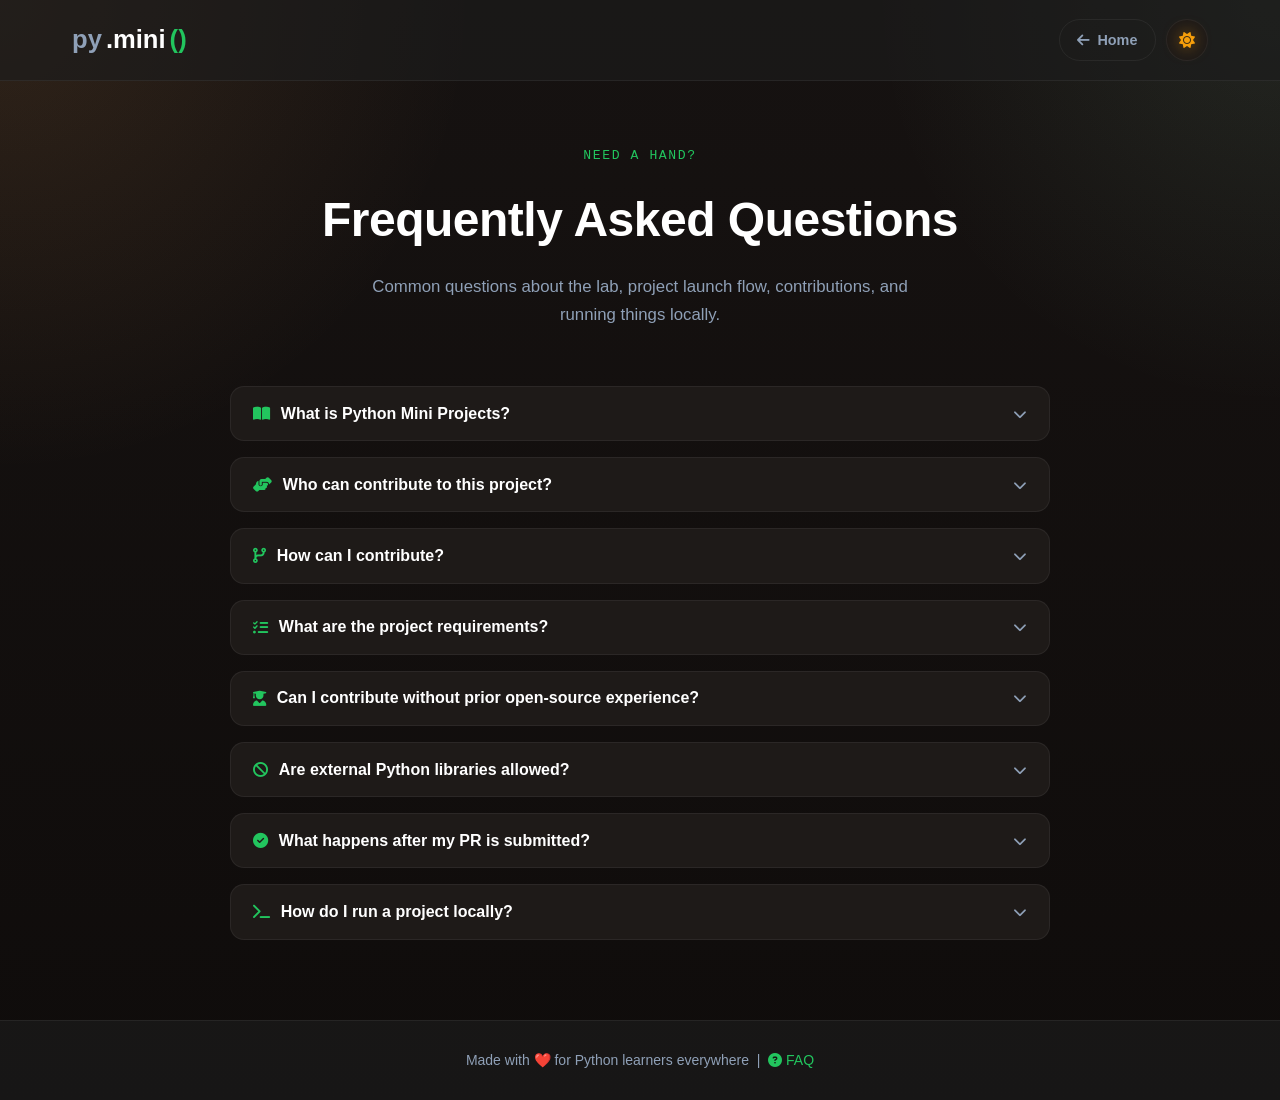
<file: web-app/faq.html>
<!DOCTYPE html>
<html lang="en">

<head>
    <meta charset="UTF-8">
    <meta name="viewport" content="width=device-width, initial-scale=1.0">
    <meta name="description"
        content="Frequently Asked Questions about Python Mini Projects — contributions, requirements, GSSoC participation, and running projects locally.">
    <meta name="color-scheme" content="dark light">
    <meta id="themeColorMeta" name="theme-color" content="#0f172a">
    <meta http-equiv="Content-Security-Policy"
    content="
    default-src 'self';
    script-src 'self' 'unsafe-inline' 'unsafe-eval' https://cdn.jsdelivr.net;
    style-src 'self' 'unsafe-inline' https://fonts.googleapis.com https://cdnjs.cloudflare.com;
    font-src 'self' https://fonts.gstatic.com https://cdnjs.cloudflare.com data:;
    img-src 'self' data:;
    connect-src 'self' https://pyodide-cdn2.iodide.io;
    base-uri 'self';
    form-action 'self';
    ">
    <meta property="og:type" content="website">
    <meta property="og:url" content="https://steam-bell-92.github.io/python-mini-project/faq.html">
    <meta property="og:title" content="FAQ - Python Mini Projects">
    <meta property="og:description"
        content="Frequently Asked Questions about Python Mini Projects — contributions, requirements, GSSoC participation, and running projects locally.">
    <meta property="og:site_name" content="py.mini() lab">
    <meta name="twitter:card" content="summary_large_image">
    <meta name="twitter:url" content="https://steam-bell-92.github.io/python-mini-project/faq.html">
    <meta name="twitter:title" content="FAQ - Python Mini Projects">
    <meta name="twitter:description"
        content="Frequently Asked Questions about Python Mini Projects — contributions, requirements, GSSoC participation, and running projects locally.">
    <link rel="canonical" href="https://steam-bell-92.github.io/python-mini-project/faq.html">
    <title>FAQ - Python Mini Projects</title>
    <link rel="icon" href="assets/favicon.svg" type="image/svg+xml">
    <script type="application/ld+json">
    {"@context":"https://schema.org","@type":"FAQPage","name":"FAQ - py.mini() Lab","url":"https://steam-bell-92.github.io/python-mini-project/faq.html","publisher":{"@type":"Organization","name":"py.mini() lab"}}
    </script>
    <link rel="preconnect" href="https://fonts.googleapis.com">
    <link rel="preconnect" href="https://fonts.gstatic.com" crossorigin>
    <link
        href="https://fonts.googleapis.com/css2?family=IBM+Plex+Mono:wght@400;600&family=Space+Grotesk:wght@600;700&display=swap"
        rel="stylesheet">
    <link rel="stylesheet" href="https://cdnjs.cloudflare.com/ajax/libs/font-awesome/6.4.0/css/all.min.css"
        integrity="sha512-iecdLmaskl7CVkqkXNQ/ZH/XLlvWZOJyj7Yy7tcenmpD1ypASozpmT/E0iPtmFIB46ZmdtAc9eNBvH0H/ZpiBw=="
        crossorigin="anonymous" referrerpolicy="no-referrer" />
    <style>
        :root {
            --bg-main: radial-gradient(circle at top left,
            rgba(242, 166, 90, 0.12),
            transparent 28%),
            radial-gradient(circle at top right,
            rgba(159, 221, 181, 0.1),
            transparent 24%),
            linear-gradient(180deg, #161211 0%, #0f0c0b 100%) ;
            --bg-card: #1e1a18;
            --bg-header: rgba(28, 28, 28, .65);
            --text-primary: #ffffff;
            --text-muted: #8fa0b7;
            --accent: #22c55e;
            --accent-dim: rgba(34, 197, 94, .12);
            --border: rgba(255, 255, 255, 0.06);
            --code-bg: #0d1b2a;
        }

        html[data-theme="light"] {
            --bg-main: #f8fafc;
            --bg-card: #ffffff;
            --bg-header: #ffffff;
            --text-primary: #0f172a;
            --text-muted: #475569;
            --accent: #16a34a;
            --accent-dim: rgba(22, 163, 74, .1);
            --border: #e2e8f0;
            --code-bg: #f1f5f9;
        }

        *,
        *::before,
        *::after {
            box-sizing: border-box;
            margin: 0;
            padding: 0
        }

        body {
            background: var(--bg-main);
            color: var(--text-primary);
            font-family: 'Segoe UI', Roboto, sans-serif;
            line-height: 1.7;
            transition: background .3s, color .3s
        }

        [data-theme="light"] body {
            background:
                radial-gradient(circle at top left,
                rgba(255, 219, 174, 0.44),
                transparent 30%),
                radial-gradient(circle at top right,
                rgba(192, 245, 224, 0.46),
                transparent 24%),
                linear-gradient(180deg, #fffdf8 0%, #f8f5ee 45%, #f5efe5 100%);
            }


        /* Header */
        .faq-header {
            background: var(--bg-header);
            border-bottom: 1px solid var(--border);
            position: sticky;
            top: 0;
            z-index: 1000;
            transition: background .3s, border-color .3s
        }

        .header-inner {
            max-width: 1200px;
            margin: 0 auto;
            padding: 0 2rem;
            height: 80px;
            display: flex;
            justify-content: space-between;
            align-items: center;
            gap: 1rem
        }

        .logo-wrap {
            display: flex;
            align-items: center;
            gap: 4px;
            text-decoration: none;
            font-family: 'Space Grotesk', sans-serif;
            font-size: 1.6rem;
            font-weight: 700
        }

        .logo-py {
            color: var(--text-muted)
        }

        .logo-mini {
            color: var(--text-primary)
        }

        .logo-parens {
            color: var(--accent)
        }

        .header-controls {
            display: flex;
            align-items: center;
            gap: 10px
        }

        .btn-back,
        .btn-theme {
            height: 42px;
            display: inline-flex;
            align-items: center;
            justify-content: center;
            border-radius: 50px;
            cursor: pointer;
            font-family: 'Space Grotesk', sans-serif;
            font-weight: 600;
            font-size: .9rem;
            transition: all .2s ease;
            text-decoration: none;
            border: 1px solid var(--border)
        }

        .btn-back {
            padding: 0 1.1rem;
            background: transparent;
            color: var(--text-muted);
            gap: .45rem
        }

        .btn-back:hover {
            color: var(--accent);
            border-color: var(--accent);
            transform: translateY(-1px)
        }

        .btn-theme {
            width: 42px;
            background: var(--bg-card);
            color: var(--text-primary);
            /* border: grey; */
            font-size: 1rem
        }

        .btn-theme i.fa-moon {
        color: #8b5cf6;
        /* Cosmic Purple */
        filter: drop-shadow(0 0 8px rgba(139, 92, 246, 0.55));
        }

        .btn-theme i.fa-sun {
        color: #f59e0b;
        /* Golden Sun */
        filter: drop-shadow(0 0 8px rgba(245, 158, 11, 0.55));
        }

        .btn-theme:hover {
            transform: translateY(-2px) scale(1.07)
        }

        /* Hero */
        .faq-hero {
            text-align: center;
            padding: 4rem 1rem 2.5rem;
            position: relative
        }

        .faq-hero::before {
            content: '';
            position: absolute;
            inset: 0;
            pointer-events: none
        }

        .hero-kicker {
            font-family: 'IBM Plex Mono', monospace;
            font-size: .82rem;
            color: var(--accent);
            letter-spacing: .12em;
            text-transform: uppercase;
            margin-bottom: .75rem
        }

        .hero-title {
            font-family: 'Space Grotesk', sans-serif;
            font-size: clamp(2rem, 5vw, 3rem);
            font-weight: 700;
            letter-spacing: -.5px;
            margin-bottom: .75rem
        }

        .hero-sub {
            color: var(--text-muted);
            font-size: 1.05rem;
            max-width: 540px;
            margin: 0 auto
        }

        /* Main */
        .faq-main {
            max-width: 860px;
            margin: 0 auto;
            padding: 1rem 1.25rem 5rem
        }

        .faq-grid {
            display: grid;
            gap: 1rem
        }

        /* Cards */
        .faq-card {
            background: var(--bg-card);
            border: 1px solid var(--border);
            border-radius: 14px;
            overflow: hidden;
            transition: border-color .2s, box-shadow .2s
        }

        .faq-card:hover {
            border-color: rgba(34, 197, 94, .3);
            box-shadow: 0 4px 20px rgba(34, 197, 94, .07)
        }

        .faq-card.open {
            border-color: var(--accent)
        }

        .faq-trigger {
            width: 100%;
            display: flex;
            align-items: center;
            justify-content: space-between;
            gap: 1rem;
            padding: 1.1rem 1.4rem;
            background: transparent;
            border: none;
            cursor: pointer;
            text-align: left;
            color: var(--text-primary);
            font-size: 1rem;
            font-weight: 600;
            font-family: inherit;
            transition: background .2s
        }

        .faq-trigger:hover {
            background: var(--accent-dim)
        }

        .faq-card.open .faq-trigger {
            background: var(--accent-dim)
        }

        .faq-label {
            display: flex;
            align-items: center;
            gap: .65rem
        }

        .faq-label i {
            color: var(--accent);
            font-size: .95rem;
            flex-shrink: 0
        }

        .faq-icon i {
            color: var(--text-muted);
            transition: transform .3s ease;
            font-size: .85rem;
            flex-shrink: 0
        }

        .faq-card.open .faq-icon i {
            transform: rotate(180deg);
            color: var(--accent)
        }

        .faq-panel {
            max-height: 0;
            overflow: hidden;
            transition: max-height .35s ease, padding .25s ease;
            padding: 0 1.4rem
        }

        .faq-card.open .faq-panel {
            max-height: 600px;
            padding: 0 1.4rem 1.2rem
        }

        .faq-panel p {
            color: var(--text-muted);
            font-size: .97rem;
            margin-bottom: .75rem
        }

        .faq-panel p:last-child {
            margin-bottom: 0
        }

        .faq-panel ul {
            color: var(--text-muted);
            font-size: .97rem;
            padding-left: 1.4rem;
            margin-bottom: .75rem
        }

        .faq-panel li {
            margin-bottom: .35rem
        }

        .faq-panel pre {
            background: var(--code-bg);
            border: 1px solid var(--border);
            border-left: 3px solid var(--accent);
            border-radius: 8px;
            padding: .75rem 1rem;
            margin: .6rem 0;
            overflow-x: auto
        }

        .faq-panel code {
            font-family: 'IBM Plex Mono', monospace;
            font-size: .85rem;
            color: var(--accent)
        }

        /* Footer */
        .faq-footer {
            background: var(--bg-header);
            border-top: 1px solid var(--border);
            text-align: center;
            padding: 1.75rem 1rem;
            font-size: .875rem;
            color: var(--text-muted);
            transition: background .3s, border-color .3s
        }

        .faq-footer a {
            color: var(--accent);
            text-decoration: none;
            transition: opacity .2s
        }

        .faq-footer a:hover {
            opacity: .75
        }

        @media(max-width:600px) {
            .header-inner {
                padding: 0 1rem;
                height: 68px
            }

            .logo-wrap {
                font-size: 1.3rem
            }

            .btn-back span {
                display: none
            }
        }
    </style>
</head>

<body>

    <header class="faq-header">
        <div class="header-inner">
            <a href="index.html" class="logo-wrap">
                <span class="logo-py">py</span>
                <span class="logo-mini">.mini</span>
                <span class="logo-parens">()</span>
            </a>
            <div class="header-controls">
                <a href="index.html" class="btn-back">
                    <i class="fas fa-arrow-left"></i>
                    <span>Home</span>
                </a>
                <button type="button" class="btn-theme" id="themeToggle" aria-label="Toggle theme">
                    <i class="fas fa-sun" id="themeIcon"></i>
                </button>
            </div>
        </div>
    </header>

    <div class="faq-hero">
        <p class="hero-kicker">Need a hand?</p>
        <h1 class="hero-title">Frequently Asked Questions</h1>
        <p class="hero-sub">Common questions about the lab, project launch flow, contributions, and running things
            locally.</p>
    </div>

    <main class="faq-main">
        <div class="faq-grid">

            <article class="faq-card">
                <button class="faq-trigger" aria-expanded="false" aria-controls="faq-panel-1" id="faq-button-1">
                    <span class="faq-label"><i class="fas fa-book-open" aria-hidden="true"></i> What is Python Mini
                        Projects?</span>
                    <span class="faq-icon"><i class="fas fa-chevron-down" aria-hidden="true"></i></span>
                </button>
                <div id="faq-panel-1" class="faq-panel" role="region" aria-labelledby="faq-button-1">
                    <p>Python Mini Projects is a GSSoC-approved open-source project designed to make learning Python
                        fun, practical, and beginner-friendly through interactive mini projects.</p>
                    <p>Perfect for students, beginners, and anyone who wants to build fun projects while learning
                        Python.</p>
                </div>
            </article>

            <article class="faq-card">
                <button class="faq-trigger" aria-expanded="false" aria-controls="faq-panel-2" id="faq-button-2">
                    <span class="faq-label"><i class="fas fa-hands-helping" aria-hidden="true"></i> Who can contribute
                        to this project?</span>
                    <span class="faq-icon"><i class="fas fa-chevron-down" aria-hidden="true"></i></span>
                </button>
                <div id="faq-panel-2" class="faq-panel" role="region" aria-labelledby="faq-button-2">
                    <p>Currently, contributions are open only to officially approved GSSoC participants.</p>
                </div>
            </article>

            <article class="faq-card">
                <button class="faq-trigger" aria-expanded="false" aria-controls="faq-panel-3" id="faq-button-3">
                    <span class="faq-label"><i class="fas fa-code-branch" aria-hidden="true"></i> How can I
                        contribute?</span>
                    <span class="faq-icon"><i class="fas fa-chevron-down" aria-hidden="true"></i></span>
                </button>
                <div id="faq-panel-3" class="faq-panel" role="region" aria-labelledby="faq-button-3">
                    <p>You can:</p>
                    <ul>
                        <li>work on existing issues</li>
                        <li>create a new issue (after checking for duplicates)</li>
                        <li>comment under the issue to get assigned</li>
                    </ul>
                    <p>A project admin will review and assign the issue.</p>
                </div>
            </article>

            <article class="faq-card">
                <button class="faq-trigger" aria-expanded="false" aria-controls="faq-panel-4" id="faq-button-4">
                    <span class="faq-label"><i class="fas fa-list-check" aria-hidden="true"></i> What are the project
                        requirements?</span>
                    <span class="faq-icon"><i class="fas fa-chevron-down" aria-hidden="true"></i></span>
                </button>
                <div id="faq-panel-4" class="faq-panel" role="region" aria-labelledby="faq-button-4">
                    <ul>
                        <li>Python 3.10+</li>
                        <li>Standard library only (no external dependencies)</li>
                        <li>Zero setup required</li>
                        <li>Cross-platform support (Windows, macOS, Linux)</li>
                    </ul>
                </div>
            </article>

            <article class="faq-card">
                <button class="faq-trigger" aria-expanded="false" aria-controls="faq-panel-5" id="faq-button-5">
                    <span class="faq-label"><i class="fas fa-user-graduate" aria-hidden="true"></i> Can I contribute
                        without prior open-source experience?</span>
                    <span class="faq-icon"><i class="fas fa-chevron-down" aria-hidden="true"></i></span>
                </button>
                <div id="faq-panel-5" class="faq-panel" role="region" aria-labelledby="faq-button-5">
                    <p>Yes. This project is beginner-friendly and a great place to start contributing to open source.
                    </p>
                </div>
            </article>

            <article class="faq-card">
                <button class="faq-trigger" aria-expanded="false" aria-controls="faq-panel-6" id="faq-button-6">
                    <span class="faq-label"><i class="fas fa-ban" aria-hidden="true"></i> Are external Python libraries
                        allowed?</span>
                    <span class="faq-icon"><i class="fas fa-chevron-down" aria-hidden="true"></i></span>
                </button>
                <div id="faq-panel-6" class="faq-panel" role="region" aria-labelledby="faq-button-6">
                    <p>No. Only Python standard libraries are allowed in this project.</p>
                </div>
            </article>

            <article class="faq-card">
                <button class="faq-trigger" aria-expanded="false" aria-controls="faq-panel-7" id="faq-button-7">
                    <span class="faq-label"><i class="fas fa-check-circle" aria-hidden="true"></i> What happens after my
                        PR is submitted?</span>
                    <span class="faq-icon"><i class="fas fa-chevron-down" aria-hidden="true"></i></span>
                </button>
                <div id="faq-panel-7" class="faq-panel" role="region" aria-labelledby="faq-button-7">
                    <p>After your PR is reviewed and merged, your contribution points will be updated on your GSSoC
                        profile within approximately 20–24 hours.</p>
                </div>
            </article>

            <article class="faq-card">
                <button class="faq-trigger" aria-expanded="false" aria-controls="faq-panel-8" id="faq-button-8">
                    <span class="faq-label"><i class="fas fa-terminal" aria-hidden="true"></i> How do I run a project
                        locally?</span>
                    <span class="faq-icon"><i class="fas fa-chevron-down" aria-hidden="true"></i></span>
                </button>
                <div id="faq-panel-8" class="faq-panel" role="region" aria-labelledby="faq-button-8">
                    <p>Clone the repository:</p>
                    <pre><code>git clone https://github.com/YOUR_USERNAME/python-mini-project.git</code></pre>
                    <p>Then serve it:</p>
                    <pre><code>cd web-app
python -m http.server 5500</code></pre>
                    <p>Or with Node.js live-server:</p>
                    <pre><code>npm install -g live-server
cd web-app
live-server</code></pre>
                </div>
            </article>

        </div>
    </main>

    <footer class="faq-footer">
        <p>Made with ❤️ for Python learners everywhere &nbsp;|&nbsp;
            <a href="faq.html">
                <i class="fas fa-question-circle"></i> FAQ
            </a>
        </p>
    </footer>

    <script>
        const html = document.documentElement;
        const themeBtn = document.getElementById('themeToggle');
        const themeIcon = document.getElementById('themeIcon');

        function applyTheme(t) {
            if (t === 'light') {
                html.setAttribute('data-theme', 'light');
                themeIcon.className = 'fas fa-moon';
                themeBtn.setAttribute('aria-label', 'Switch to dark mode');
            } else {
                html.removeAttribute('data-theme');
                themeIcon.className = 'fas fa-sun';
                themeBtn.setAttribute('aria-label', 'Switch to light mode');
            }
            localStorage.setItem('theme', t);
        }

        applyTheme(localStorage.getItem('theme') || 'dark');
        themeBtn.addEventListener('click', () => {
            applyTheme(html.getAttribute('data-theme') === 'light' ? 'dark' : 'light');
        });

        function closeAll() {
            document.querySelectorAll('.faq-card.open').forEach(card => {
                card.classList.remove('open');
                card.querySelector('.faq-trigger').setAttribute('aria-expanded', 'false');
            });
        }

        document.querySelectorAll('.faq-trigger').forEach(btn => {
            btn.addEventListener('click', () => {
                const card = btn.closest('.faq-card');
                const isOpen = card.classList.contains('open');
                closeAll();
                if (!isOpen) {
                    card.classList.add('open');
                    btn.setAttribute('aria-expanded', 'true');
                }
            });
            btn.addEventListener('keydown', e => {
                if (e.key === 'Enter' || e.key === ' ') { e.preventDefault(); btn.click(); }
            });
        });
    </script>

</body>

</html>
</file>
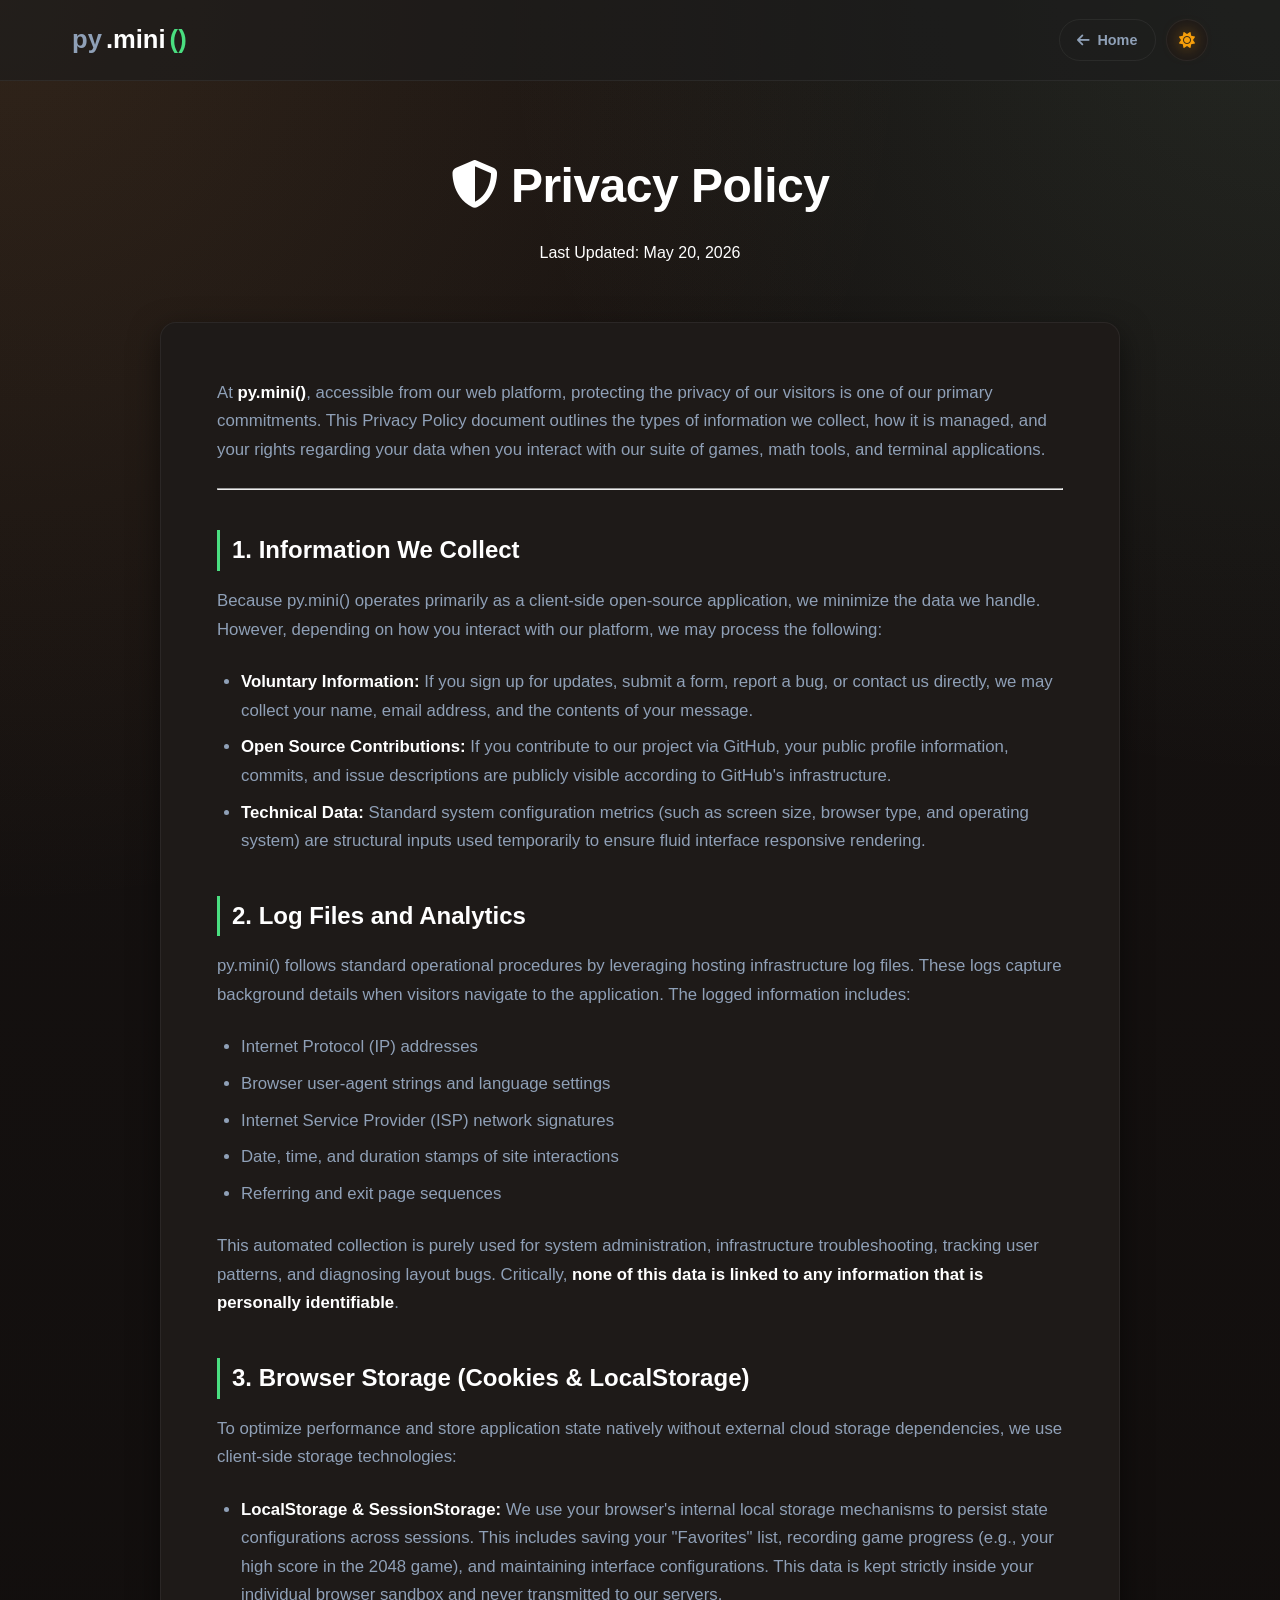
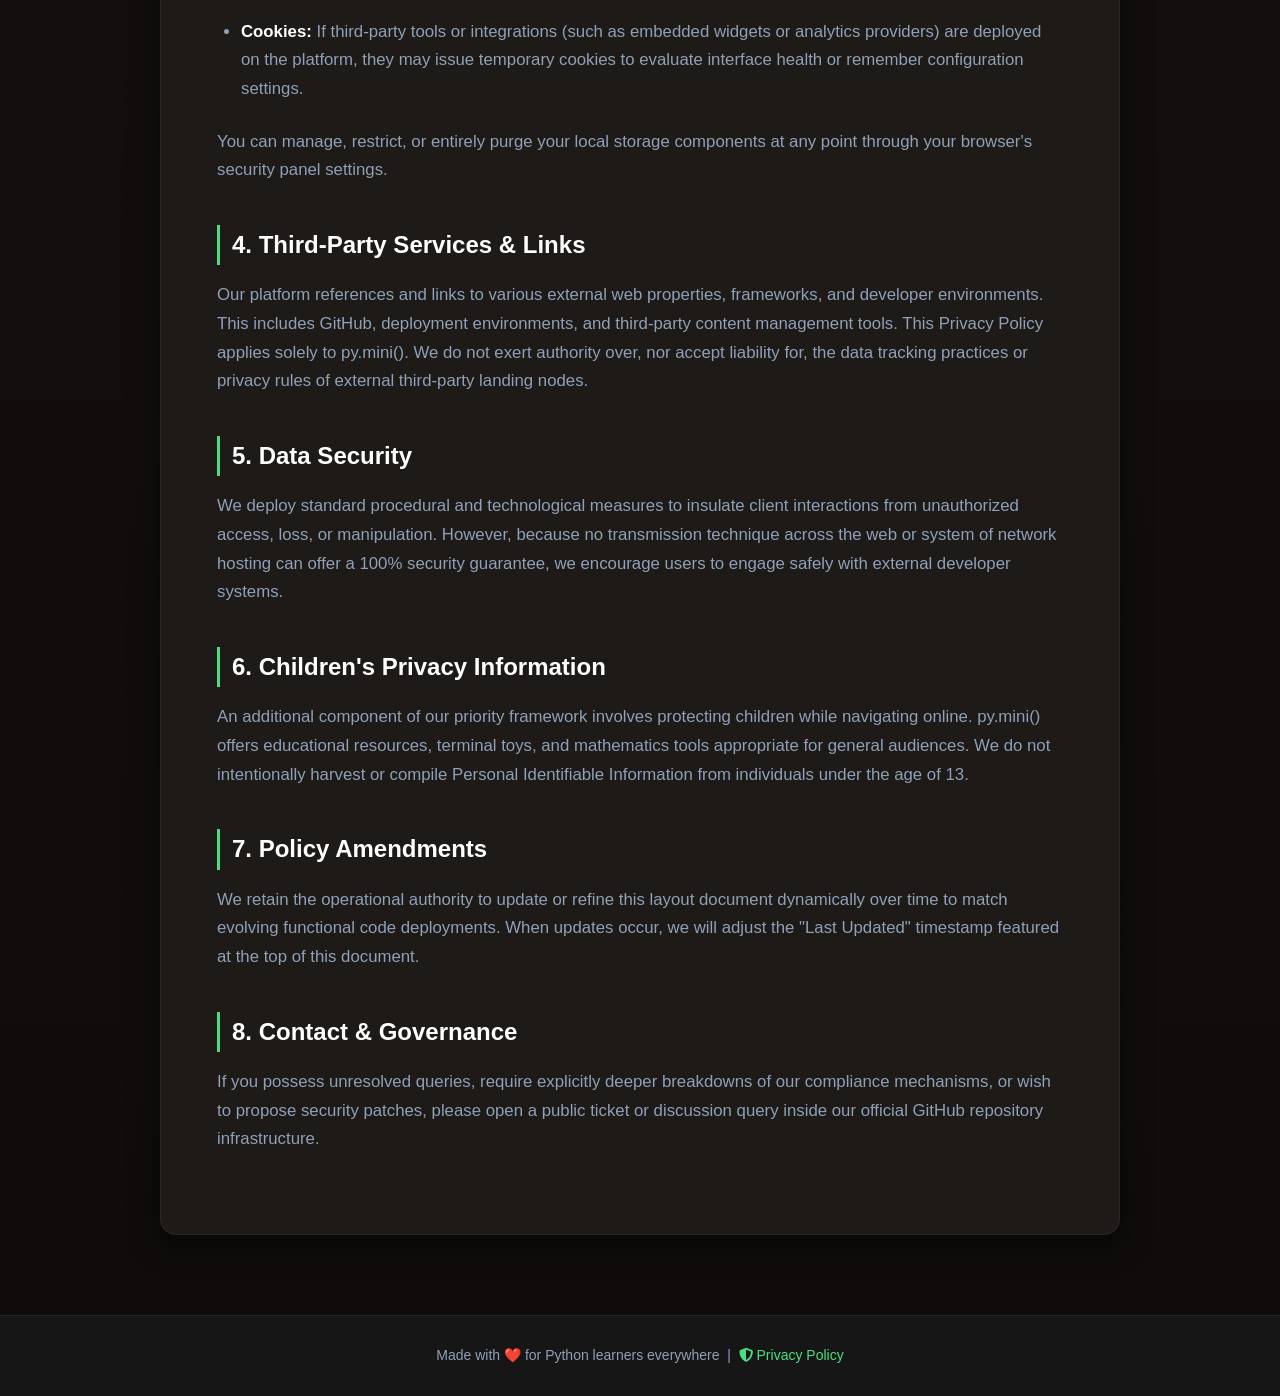
<file: web-app/privacy-policy.html>
<!DOCTYPE html>
<html lang="en">

<head>
    <meta charset="UTF-8">
    <meta name="viewport" content="width=device-width, initial-scale=1.0">
    <meta name="description" content="Read the Privacy Policy of py.mini(). Learn how we protect user privacy, minimize data tracking, and store state natively in local storage.">
    <meta http-equiv="Content-Security-Policy"
    content="
    default-src 'self';
    script-src 'self' 'unsafe-inline' 'unsafe-eval' https://cdn.jsdelivr.net;
    style-src 'self' 'unsafe-inline' https://fonts.googleapis.com https://cdnjs.cloudflare.com;
    font-src 'self' https://fonts.gstatic.com https://cdnjs.cloudflare.com data:;
    img-src 'self' data:;
    connect-src 'self' https://pyodide-cdn2.iodide.io;
    base-uri 'self';
    form-action 'self';
    ">
    
    <meta property="og:type" content="website">
    <meta property="og:url" content="https://steam-bell-92.github.io/python-mini-project/privacy-policy.html">
    <meta property="og:title" content="Privacy Policy - py.mini() Lab">
    <meta property="og:description" content="Read the Privacy Policy of py.mini(). Learn how we protect user privacy, minimize data tracking, and store state natively in local storage.">
    <meta property="og:site_name" content="py.mini() lab">

    <meta name="twitter:card" content="summary_large_image">
    <meta name="twitter:url" content="https://steam-bell-92.github.io/python-mini-project/privacy-policy.html">
    <meta name="twitter:title" content="Privacy Policy - py.mini() Lab">
    <meta name="twitter:description" content="Read the Privacy Policy of py.mini(). Learn how we protect user privacy, minimize data tracking, and store state natively in local storage.">
    <link rel="canonical" href="https://steam-bell-92.github.io/python-mini-project/privacy-policy.html">

    <title>Privacy Policy - py.mini() Lab</title>
    <link rel="icon" href="assets/favicon.svg" type="image/svg+xml">
    
    <script type="application/ld+json">
    {
    "@context": "https://schema.org",
    "@type": "WebPage",
    "name": "Privacy Policy - py.mini() Lab",
    "description": "Read the Privacy Policy of py.mini(). Learn how we protect user privacy, minimize data tracking, and store state natively in local storage.",
    "url": "https://steam-bell-92.github.io/python-mini-project/privacy-policy.html",
    "publisher": {
        "@type": "Organization",
                "name": "py.mini() lab"
    }
    }
    </script>

    <link rel="preconnect" href="https://fonts.googleapis.com">
    <link rel="preconnect" href="https://fonts.gstatic.com" crossorigin>
    <link href="https://fonts.googleapis.com/css2?family=IBM+Plex+Mono:wght@400;600&family=Space+Grotesk:wght@600;700&display=swap" rel="stylesheet">
    <link rel="stylesheet" href="https://cdnjs.cloudflare.com/ajax/libs/font-awesome/6.4.0/css/all.min.css" integrity="sha512-iecdLmaskl7CVkqkXNQ/ZH/XLlvWZOJyj7Yy7tcenmpD1ypASozpmT/E0iPtmFIB46ZmdtAc9eNBvH0H/ZpiBw==" crossorigin="anonymous" referrerpolicy="no-referrer" />

    <style>
        :root {
            --bg-main: radial-gradient(circle at top left,
            rgba(242, 166, 90, 0.12),
            transparent 28%),
            radial-gradient(circle at top right,
            rgba(159, 221, 181, 0.1),
            transparent 24%),
            linear-gradient(180deg, #161211 0%, #0f0c0b 100%) ;
            --bg-card: #1e1a18;
            --bg-header: rgba(28, 28, 28, .65);
            --text-primary: #ffffff;
            --text-muted: #8fa0b7;
            --accent-green: #4ade80; 
            --accent-dim: rgba(34, 197, 94, .12);
            --border: rgba(255, 255, 255, 0.06);
            --code-bg: #0d1b2a;
        }

        html[data-theme="light"] {
            --bg-main: #f8fafc;
            --bg-card: #ffffff;
            --bg-header: #ffffff;
            --text-primary: #0f172a;
            --text-muted: #475569;
            --accent-green: #4ade80;
            --accent-dim: rgba(22, 163, 74, .1);
            --border: #e2e8f0;
            --code-bg: #f1f5f9;
        }

        *,
        *::before,
        *::after {
            box-sizing: border-box;
            margin: 0;
            padding: 0
        }

        body {
            background: var(--bg-main);
            color: var(--text-primary);
            font-family: 'Segoe UI', Roboto, sans-serif;
            line-height: 1.7;
            transition: background .3s, color .3s
        }

        [data-theme="light"] body {
            background:
                radial-gradient(circle at top left,
                rgba(255, 219, 174, 0.44),
                transparent 30%),
                radial-gradient(circle at top right,
                rgba(192, 245, 224, 0.46),
                transparent 24%),
                linear-gradient(180deg, #fffdf8 0%, #f8f5ee 45%, #f5efe5 100%);
            }


        /* Header */
        .policy-header {
            background: var(--bg-header);
            border-bottom: 1px solid var(--border);
            position: sticky;
            top: 0;
            z-index: 1000;
            transition: background .3s, border-color .3s
        }

        .header-inner {
            max-width: 1200px;
            margin: 0 auto;
            padding: 0 2rem;
            height: 80px;
            display: flex;
            justify-content: space-between;
            align-items: center;
            gap: 1rem
        }

        .logo-wrap {
            display: flex;
            align-items: center;
            gap: 4px;
            text-decoration: none;
            font-family: 'Space Grotesk', sans-serif;
            font-size: 1.6rem;
            font-weight: 700
        }

        .logo-py {
            color: var(--text-muted)
        }

        .logo-mini {
            color: var(--text-primary)
        }

        .logo-parens {
            color: var(--accent-green)
        }

        .header-controls {
            display: flex;
            align-items: center;
            gap: 10px
        }

        .btn-back,
        .btn-theme {
            height: 42px;
            display: inline-flex;
            align-items: center;
            justify-content: center;
            border-radius: 50px;
            cursor: pointer;
            font-family: 'Space Grotesk', sans-serif;
            font-weight: 600;
            font-size: .9rem;
            transition: all .2s ease;
            text-decoration: none;
            border: 1px solid var(--border)
        }

        .btn-back {
            padding: 0 1.1rem;
            background: transparent;
            color: var(--text-muted);
            gap: .45rem
        }

        .btn-back:hover {
            color: var(--accent-green);
            border-color: var(--accent-green);
            transform: translateY(-1px)
        }

        .btn-theme {
            width: 42px;
            background: var(--bg-card);
            color: var(--text-primary);
            /* border: grey; */
            font-size: 1rem
        }

        .btn-theme i.fa-moon {
        color: #8b5cf6;
        /* Cosmic Purple */
        filter: drop-shadow(0 0 8px rgba(139, 92, 246, 0.55));
        }

        .btn-theme i.fa-sun {
        color: #f59e0b;
        /* Golden Sun */
        filter: drop-shadow(0 0 8px rgba(245, 158, 11, 0.55));
        }

        .btn-theme:hover {
            transform: translateY(-2px) scale(1.07)
        }

        /* Hero */
        .policy-hero {
            text-align: center;
            padding: 4rem 1rem 2.5rem;
            position: relative
        }

        .policy-hero::before {
            content: '';
            position: absolute;
            inset: 0;
            pointer-events: none
        }

        .hero-title {
            font-family: 'Space Grotesk', sans-serif;
            font-size: clamp(2rem, 5vw, 3rem);
            font-weight: 700;
            letter-spacing: -.5px;
            margin-bottom: .75rem
        }

        /* Main */
        .policy-main {
            max-width: 1000px;
            margin: 0 auto;
            padding: 1rem 1.25rem 5rem
        }

        /* Cards */
        .policy-card {
            background-color: var(--bg-card);
            width: 100%;
            padding: 3.5rem;
            border-radius: 16px;
            border: 1px solid var(--border);
            box-shadow: 0 10px 30px rgba(0, 0, 0, 0.5);
            transition: border-color .2s, box-shadow .2s
        }

        .policy-card h1 {
            font-family: 'Space Grotesk', sans-serif;
            font-size: 2.75rem;
            margin-top: 0;
            margin-bottom: 0.5rem;
            letter-spacing: -0.5px;
        }

        .policy-card:hover {
            border-color: rgba(34, 197, 94, .3);
            box-shadow: 0 4px 20px rgba(34, 197, 94, .07)
        }

        .policy-card h2 {
            font-family: 'Space Grotesk', sans-serif;
            color: var(--text-primary);
            font-size: 1.5rem;
            margin-top: 2.5rem;
            margin-bottom: 1rem;
            border-left: 3px solid var(--accent-green);
            padding-left: 12px;
        }

        .policy-card p, .policy-card ul {
            color: var(--text-muted);
            font-size: 1.05rem;
            margin-bottom: 1.5rem;
        }

        .policy-card ul { padding-left: 1.5rem; }
        .policy-card li { margin-bottom: 0.5rem; }
        .policy-card strong { color: var(--text-primary); }

        /* Footer */
        .policy-footer {
            background: var(--bg-header);
            border-top: 1px solid var(--border);
            text-align: center;
            padding: 1.75rem 1rem;
            font-size: .875rem;
            color: var(--text-muted);
            transition: background .3s, border-color .3s
        }

        .policy-footer a {
            color: var(--accent-green);
            text-decoration: none;
            transition: opacity .2s
        }

        .policy-footer a:hover {
            opacity: .75
        }

        @media(max-width:600px) {
            .header-inner {
                padding: 0 1rem;
                height: 68px
            }

            .logo-wrap {
                font-size: 1.3rem
            }

            .btn-back span {
                display: none
            }
        }
    </style>
</head>

<body>

    <header class="policy-header">
        <div class="header-inner">
            <a href="index.html" class="logo-wrap">
                <span class="logo-py">py</span>
                <span class="logo-mini">.mini</span>
                <span class="logo-parens">()</span>
            </a>
            <div class="header-controls">
                <a href="index.html" class="btn-back">
                    <i class="fas fa-arrow-left"></i>
                    <span>Home</span>
                </a>
                <button type="button" class="btn-theme" id="themeToggle" aria-label="Toggle theme">
                    <i class="fas fa-sun" id="themeIcon"></i>
                </button>
            </div>
        </div>
    </header>

    <div class="policy-hero">
        <h1 class="hero-title"><i class="fas fa-shield-halved"></i> Privacy Policy</h1>
        <p class="last-updated">Last Updated: May 20, 2026</p>                
    </div>
    
    <main class="policy-main">
        <div class="policy-card">
            <p>At <strong>py.mini()</strong>, accessible from our web platform, protecting the privacy of our visitors is one of our primary commitments. This Privacy Policy document outlines the types of information we collect, how it is managed, and your rights regarding your data when you interact with our suite of games, math tools, and terminal applications.</p>
            <hr class="divider">
            <section>
                    <h2>1. Information We Collect</h2>
                    <p>Because py.mini() operates primarily as a client-side open-source application, we minimize the data we handle. However, depending on how you interact with our platform, we may process the following:</p>
                    <ul>
                        <li><strong>Voluntary Information:</strong> If you sign up for updates, submit a form, report a bug, or contact us directly, we may collect your name, email address, and the contents of your message.</li>
                        <li><strong>Open Source Contributions:</strong> If you contribute to our project via GitHub, your public profile information, commits, and issue descriptions are publicly visible according to GitHub's infrastructure.</li>
                        <li><strong>Technical Data:</strong> Standard system configuration metrics (such as screen size, browser type, and operating system) are structural inputs used temporarily to ensure fluid interface responsive rendering.</li>
                    </ul>
                </section>

                <section>
                    <h2>2. Log Files and Analytics</h2>
                    <p>py.mini() follows standard operational procedures by leveraging hosting infrastructure log files. These logs capture background details when visitors navigate to the application. The logged information includes:</p>
                    <ul>
                        <li>Internet Protocol (IP) addresses</li>
                        <li>Browser user-agent strings and language settings</li>
                        <li>Internet Service Provider (ISP) network signatures</li>
                        <li>Date, time, and duration stamps of site interactions</li>
                        <li>Referring and exit page sequences</li>
                    </ul>
                    <p>This automated collection is purely used for system administration, infrastructure troubleshooting, tracking user patterns, and diagnosing layout bugs. Critically, <strong>none of this data is linked to any information that is personally identifiable</strong>.</p>
                </section>

                <section>
                    <h2>3. Browser Storage (Cookies & LocalStorage)</h2>
                    <p>To optimize performance and store application state natively without external cloud storage dependencies, we use client-side storage technologies:</p>
                    <ul>
                        <li><strong>LocalStorage & SessionStorage:</strong> We use your browser's internal local storage mechanisms to persist state configurations across sessions. This includes saving your "Favorites" list, recording game progress (e.g., your high score in the 2048 game), and maintaining interface configurations. This data is kept strictly inside your individual browser sandbox and never transmitted to our servers.</li>
                        <li><strong>Cookies:</strong> If third-party tools or integrations (such as embedded widgets or analytics providers) are deployed on the platform, they may issue temporary cookies to evaluate interface health or remember configuration settings.</li>
                    </ul>
                    <p>You can manage, restrict, or entirely purge your local storage components at any point through your browser's security panel settings.</p>
                </section>

                <section>
                    <h2>4. Third-Party Services & Links</h2>
                    <p>Our platform references and links to various external web properties, frameworks, and developer environments. This includes GitHub, deployment environments, and third-party content management tools. This Privacy Policy applies solely to py.mini(). We do not exert authority over, nor accept liability for, the data tracking practices or privacy rules of external third-party landing nodes.</p>
                </section>

                <section>
                    <h2>5. Data Security</h2>
                    <p>We deploy standard procedural and technological measures to insulate client interactions from unauthorized access, loss, or manipulation. However, because no transmission technique across the web or system of network hosting can offer a 100% security guarantee, we encourage users to engage safely with external developer systems.</p>
                </section>

                <section>
                    <h2>6. Children's Privacy Information</h2>
                    <p>An additional component of our priority framework involves protecting children while navigating online. py.mini() offers educational resources, terminal toys, and mathematics tools appropriate for general audiences. We do not intentionally harvest or compile Personal Identifiable Information from individuals under the age of 13.</p>
                </section>

                <section>
                    <h2>7. Policy Amendments</h2>
                    <p>We retain the operational authority to update or refine this layout document dynamically over time to match evolving functional code deployments. When updates occur, we will adjust the "Last Updated" timestamp featured at the top of this document.</p>
                </section>

                <section>
                    <h2>8. Contact & Governance</h2>
                    <p>If you possess unresolved queries, require explicitly deeper breakdowns of our compliance mechanisms, or wish to propose security patches, please open a public ticket or discussion query inside our official GitHub repository infrastructure.</p>
                </section>

        </div>
    </main>

    <footer class="policy-footer">
        <p>Made with ❤️ for Python learners everywhere &nbsp;|&nbsp;
            <a href="privacy-policy.html">
                <i class="fas fa-shield-alt"></i> Privacy Policy
            </a>
        </p>
    </footer>

    <script>
        const html = document.documentElement;
        const themeBtn = document.getElementById('themeToggle');
        const themeIcon = document.getElementById('themeIcon');

        function applyTheme(t) {
            if (t === 'light') {
                html.setAttribute('data-theme', 'light');
                themeIcon.className = 'fas fa-moon';
                themeBtn.setAttribute('aria-label', 'Switch to dark mode');
            } else {
                html.removeAttribute('data-theme');
                themeIcon.className = 'fas fa-sun';
                themeBtn.setAttribute('aria-label', 'Switch to light mode');
            }
            localStorage.setItem('theme', t);
        }

        applyTheme(localStorage.getItem('theme') || 'dark');
        themeBtn.addEventListener('click', () => {
            applyTheme(html.getAttribute('data-theme') === 'light' ? 'dark' : 'light');
        });

    </script>

</body>

</html>
</file>
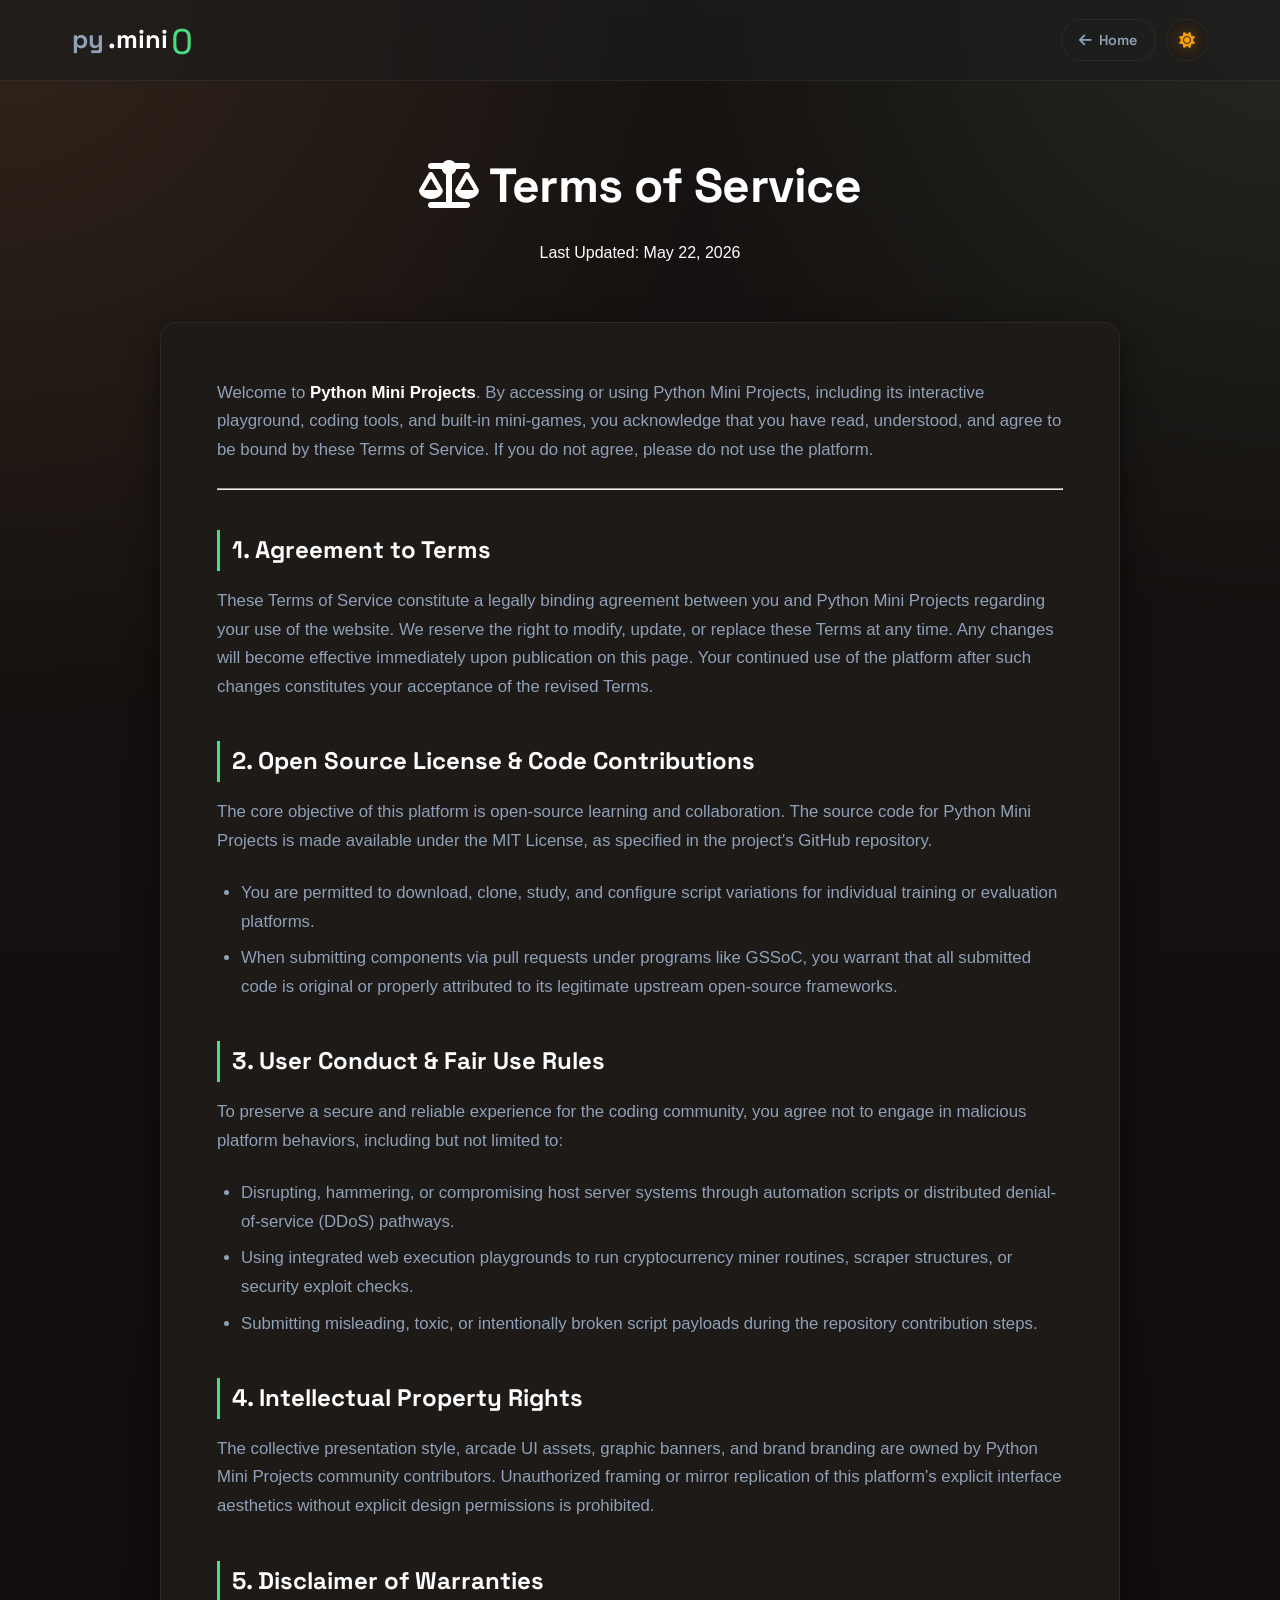
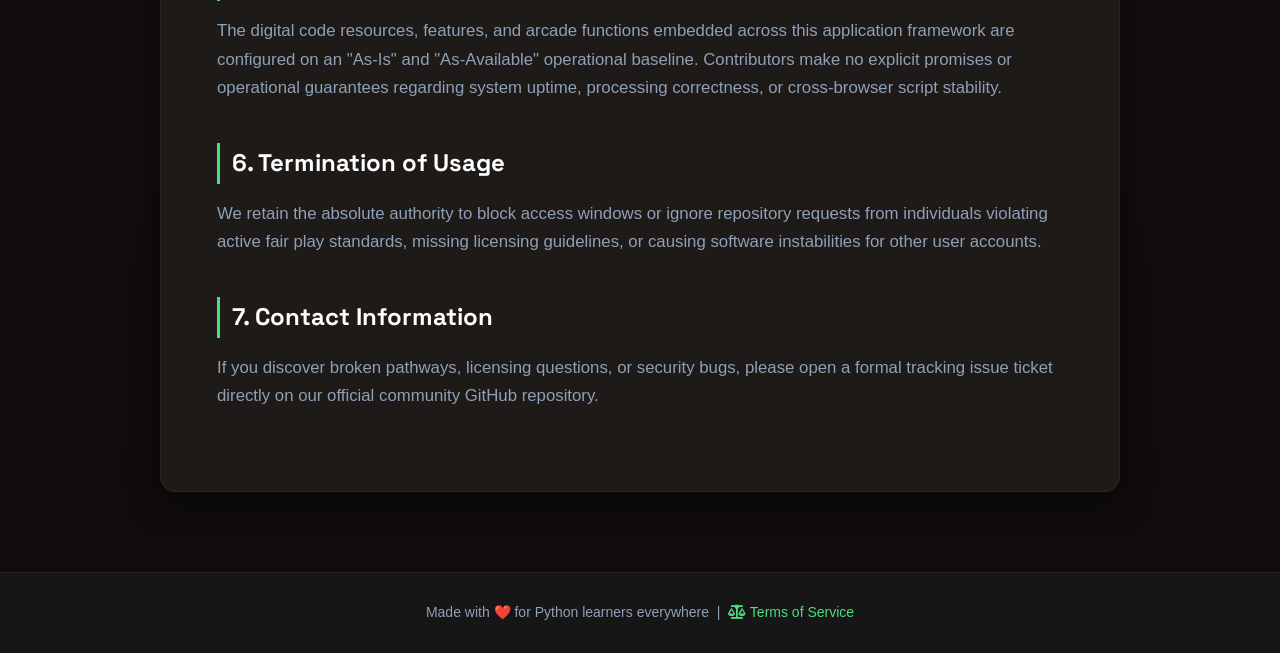
<file: web-app/terms-condition.html>
<!DOCTYPE html>
<html lang="en">
<head>
    <meta charset="UTF-8">
    <meta name="viewport" content="width=device-width, initial-scale=1.0">
    <meta http-equiv="Content-Security-terms"
    content="
    default-src 'self';
    script-src 'self' 'unsafe-inline' 'unsafe-eval' https://cdn.jsdelivr.net;
    style-src 'self' 'unsafe-inline' https://fonts.googleapis.com https://cdnjs.cloudflare.com;
    font-src 'self' https://fonts.gstatic.com https://cdnjs.cloudflare.com data:;
    img-src 'self' data:;
    connect-src 'self' https://pyodide-cdn2.iodide.io;
    base-uri 'self';
    form-action 'self';
    ">
    <title>Terms of Service - Python Mini Projects</title>
    <link rel="icon" href="assets/favicon.svg" type="image/svg+xml">

    <link rel="preconnect" href="https://fonts.googleapis.com">
    <link rel="preconnect" href="https://fonts.gstatic.com" crossorigin>
    <link href="https://fonts.googleapis.com/css2?family=IBM+Plex+Mono:wght@400;600&family=Space+Grotesk:wght@600;700&display=swap" rel="stylesheet">
    <link rel="stylesheet" href="https://cdnjs.cloudflare.com/ajax/libs/font-awesome/6.4.0/css/all.min.css" integrity="sha512-iecdLmaskl7CVkqkXNQ/ZH/XLlvWZOJyj7Yy7tcenmpD1ypASozpmT/E0iPtmFIB46ZmdtAc9eNBvH0H/ZpiBw==" crossorigin="anonymous" referrerterms="no-referrer" />


    <style>
        :root {
            --bg-main: radial-gradient(circle at top left,
            rgba(242, 166, 90, 0.12),
            transparent 28%),
            radial-gradient(circle at top right,
            rgba(159, 221, 181, 0.1),
            transparent 24%),
            linear-gradient(180deg, #161211 0%, #0f0c0b 100%) ;
            --bg-card: #1e1a18;
            --bg-header: rgba(28, 28, 28, .65);
            --text-primary: #ffffff;
            --text-muted: #8fa0b7;
            --accent-green: #4ade80; 
            --accent-dim: rgba(34, 197, 94, .12);
            --border: rgba(255, 255, 255, 0.06);
            --code-bg: #0d1b2a;
        }

        html[data-theme="light"] {
            --bg-main: #f8fafc;
            --bg-card: #ffffff;
            --bg-header: #ffffff;
            --text-primary: #0f172a;
            --text-muted: #475569;
            --accent-green: #4ade80;
            --accent-dim: rgba(22, 163, 74, .1);
            --border: #e2e8f0;
            --code-bg: #f1f5f9;
        }

        *,
        *::before,
        *::after {
            box-sizing: border-box;
            margin: 0;
            padding: 0
        }

        body {
            background: var(--bg-main);
            color: var(--text-primary);
            font-family: 'Segoe UI', Roboto, sans-serif;
            line-height: 1.7;
            transition: background .3s, color .3s
        }

        [data-theme="light"] body {
            background:
                radial-gradient(circle at top left,
                rgba(255, 219, 174, 0.44),
                transparent 30%),
                radial-gradient(circle at top right,
                rgba(192, 245, 224, 0.46),
                transparent 24%),
                linear-gradient(180deg, #fffdf8 0%, #f8f5ee 45%, #f5efe5 100%);
            }


        /* Header */
        .terms-header {
            background: var(--bg-header);
            border-bottom: 1px solid var(--border);
            position: sticky;
            top: 0;
            z-index: 1000;
            transition: background .3s, border-color .3s
        }

        .header-inner {
            max-width: 1200px;
            margin: 0 auto;
            padding: 0 2rem;
            height: 80px;
            display: flex;
            justify-content: space-between;
            align-items: center;
            gap: 1rem
        }

        .logo-wrap {
            display: flex;
            align-items: center;
            gap: 4px;
            text-decoration: none;
            font-family: 'Space Grotesk', sans-serif;
            font-size: 1.6rem;
            font-weight: 700
        }

        .logo-py {
            color: var(--text-muted)
        }

        .logo-mini {
            color: var(--text-primary)
        }

        .logo-parens {
            color: var(--accent-green)
        }

        .header-controls {
            display: flex;
            align-items: center;
            gap: 10px
        }

        .btn-back,
        .btn-theme {
            height: 42px;
            display: inline-flex;
            align-items: center;
            justify-content: center;
            border-radius: 50px;
            cursor: pointer;
            font-family: 'Space Grotesk', sans-serif;
            font-weight: 600;
            font-size: .9rem;
            transition: all .2s ease;
            text-decoration: none;
            border: 1px solid var(--border)
        }

        .btn-back {
            padding: 0 1.1rem;
            background: transparent;
            color: var(--text-muted);
            gap: .45rem
        }

        .btn-back:hover {
            color: var(--accent-green);
            border-color: var(--accent-green);
            transform: translateY(-1px)
        }

        .btn-theme {
            width: 42px;
            background: var(--bg-card);
            color: var(--text-primary);
            /* border: grey; */
            font-size: 1rem
        }

        .btn-theme i.fa-moon {
        color: #8b5cf6;
        /* Cosmic Purple */
        filter: drop-shadow(0 0 8px rgba(139, 92, 246, 0.55));
        }

        .btn-theme i.fa-sun {
        color: #f59e0b;
        /* Golden Sun */
        filter: drop-shadow(0 0 8px rgba(245, 158, 11, 0.55));
        }

        .btn-theme:hover {
            transform: translateY(-2px) scale(1.07)
        }

        /* Hero */
        .terms-hero {
            text-align: center;
            padding: 4rem 1rem 2.5rem;
            position: relative
        }

        .terms-hero::before {
            content: '';
            position: absolute;
            inset: 0;
            pointer-events: none
        }

        .hero-title {
            font-family: 'Space Grotesk', sans-serif;
            font-size: clamp(2rem, 5vw, 3rem);
            font-weight: 700;
            letter-spacing: -.5px;
            margin-bottom: .75rem
        }

        /* Main */
        .terms-main {
            max-width: 1000px;
            margin: 0 auto;
            padding: 1rem 1.25rem 5rem
        }

        /* Cards */
        .terms-card {
            background-color: var(--bg-card);
            width: 100%;
            padding: 3.5rem;
            border-radius: 16px;
            border: 1px solid var(--border);
            box-shadow: 0 10px 30px rgba(0, 0, 0, 0.5);
            transition: border-color .2s, box-shadow .2s
        }

        .terms-card h1 {
            font-family: 'Space Grotesk', sans-serif;
            font-size: 2.75rem;
            margin-top: 0;
            margin-bottom: 0.5rem;
            letter-spacing: -0.5px;
        }

        .terms-card:hover {
            border-color: rgba(34, 197, 94, .3);
            box-shadow: 0 4px 20px rgba(34, 197, 94, .07)
        }

        .terms-card h2 {
            font-family: 'Space Grotesk', sans-serif;
            color: var(--text-primary);
            font-size: 1.5rem;
            margin-top: 2.5rem;
            margin-bottom: 1rem;
            border-left: 3px solid var(--accent-green);
            padding-left: 12px;
        }

        .terms-card p, .terms-card ul {
            color: var(--text-muted);
            font-size: 1.05rem;
            margin-bottom: 1.5rem;
        }

        .terms-card ul { padding-left: 1.5rem; }
        .terms-card li { margin-bottom: 0.5rem; }
        .terms-card strong { color: var(--text-primary); }

        /* Footer */
        .terms-footer {
            background: var(--bg-header);
            border-top: 1px solid var(--border);
            text-align: center;
            padding: 1.75rem 1rem;
            font-size: .875rem;
            color: var(--text-muted);
            transition: background .3s, border-color .3s
        }

        .terms-footer a {
            color: var(--accent-green);
            text-decoration: none;
            transition: opacity .2s
        }

        .terms-footer a:hover {
            opacity: .75
        }

        @media(max-width:600px) {
            .header-inner {
                padding: 0 1rem;
                height: 68px
            }

            .logo-wrap {
                font-size: 1.3rem
            }

            .btn-back span {
                display: none
            }
        }
    </style>
</head>

<body>

    <header class="terms-header">
        <div class="header-inner">
            <a href="index.html" class="logo-wrap">
                <span class="logo-py">py</span>
                <span class="logo-mini">.mini</span>
                <span class="logo-parens">()</span>
            </a>
            <div class="header-controls">
                <a href="index.html" class="btn-back">
                    <i class="fas fa-arrow-left"></i>
                    <span>Home</span>
                </a>
                <button type="button" class="btn-theme" id="themeToggle" aria-label="Toggle theme">
                    <i class="fas fa-sun" id="themeIcon"></i>
                </button>
            </div>
        </div>
    </header>

    <div class="terms-hero">
        <h1 class="hero-title"><i class="fas fa-scale-balanced"></i> Terms of Service</h1>
        <p class="last-updated">Last Updated: May 22, 2026</p>                
    </div>
    
    <main class="terms-main">
        <div class="terms-card">
                <p>Welcome to <strong>Python Mini Projects</strong>. By accessing or using Python Mini Projects, including its interactive playground, coding tools, and built-in mini-games, you acknowledge that you have read, understood, and agree to be bound by these Terms of Service. If you do not agree, please do not use the platform.</p>
            <hr class="divider">
            <section>
                    <h2>1. Agreement to Terms</h2>
                    <p>These Terms of Service constitute a legally binding agreement between you and Python Mini Projects regarding your use of the website. We reserve the right to modify, update, or replace these Terms at any time. Any changes will become effective immediately upon publication on this page. Your continued use of the platform after such changes constitutes your acceptance of the revised Terms.</p>
                </section>

                <section>
                    <h2>2. Open Source License & Code Contributions</h2>
                    <p>The core objective of this platform is open-source learning and collaboration. The source code for Python Mini Projects is made available under the MIT License, as specified in the project's GitHub repository.</p>
                    <ul>
                        <li>You are permitted to download, clone, study, and configure script variations for individual training or evaluation platforms.</li>
                        <li>When submitting components via pull requests under programs like GSSoC, you warrant that all submitted code is original or properly attributed to its legitimate upstream open-source frameworks.</li>
                    </ul>
                </section>

                <section>
                    <h2>3. User Conduct & Fair Use Rules</h2>
                    <p>To preserve a secure and reliable experience for the coding community, you agree not to engage in malicious platform behaviors, including but not limited to:</p>
                    <ul>
                        <li>Disrupting, hammering, or compromising host server systems through automation scripts or distributed denial-of-service (DDoS) pathways.</li>
                        <li>Using integrated web execution playgrounds to run cryptocurrency miner routines, scraper structures, or security exploit checks.</li>
                        <li>Submitting misleading, toxic, or intentionally broken script payloads during the repository contribution steps.</li>
                    </ul>
                </section>

                <section>
                    <h2>4. Intellectual Property Rights</h2>
                    <p>The collective presentation style, arcade UI assets, graphic banners, and brand branding are owned by Python Mini Projects community contributors. Unauthorized framing or mirror replication of this platform’s explicit interface aesthetics without explicit design permissions is prohibited.</p>
                </section>

                <section>
                    <h2>5. Disclaimer of Warranties</h2>
                    <p>The digital code resources, features, and arcade functions embedded across this application framework are configured on an "As-Is" and "As-Available" operational baseline. Contributors make no explicit promises or operational guarantees regarding system uptime, processing correctness, or cross-browser script stability.</p>
                </section>

                <section>
                    <h2>6. Termination of Usage</h2>
                    <p>We retain the absolute authority to block access windows or ignore repository requests from individuals violating active fair play standards, missing licensing guidelines, or causing software instabilities for other user accounts.</p>
                </section>

                <section>
                    <h2>7. Contact Information</h2>
                    <p>If you discover broken pathways, licensing questions, or security bugs, please open a formal tracking issue ticket directly on our official community GitHub repository.</p>
                </section>
        </div>
    </main>

    <footer class="terms-footer">
        <p>Made with ❤️ for Python learners everywhere &nbsp;|&nbsp;
            <a href="terms-condition.html">
                <i class="fas fa-scale-balanced"></i> Terms of Service
            </a>
        </p>
    </footer>

    <script>
        const html = document.documentElement;
        const themeBtn = document.getElementById('themeToggle');
        const themeIcon = document.getElementById('themeIcon');

        function applyTheme(t) {
            if (t === 'light') {
                html.setAttribute('data-theme', 'light');
                themeIcon.className = 'fas fa-moon';
                themeBtn.setAttribute('aria-label', 'Switch to dark mode');
            } else {
                html.removeAttribute('data-theme');
                themeIcon.className = 'fas fa-sun';
                themeBtn.setAttribute('aria-label', 'Switch to light mode');
            }
            localStorage.setItem('theme', t);
        }

        applyTheme(localStorage.getItem('theme') || 'dark');
        themeBtn.addEventListener('click', () => {
            applyTheme(html.getAttribute('data-theme') === 'light' ? 'dark' : 'light');
        });

    </script>

</body>

</html>
</file>
